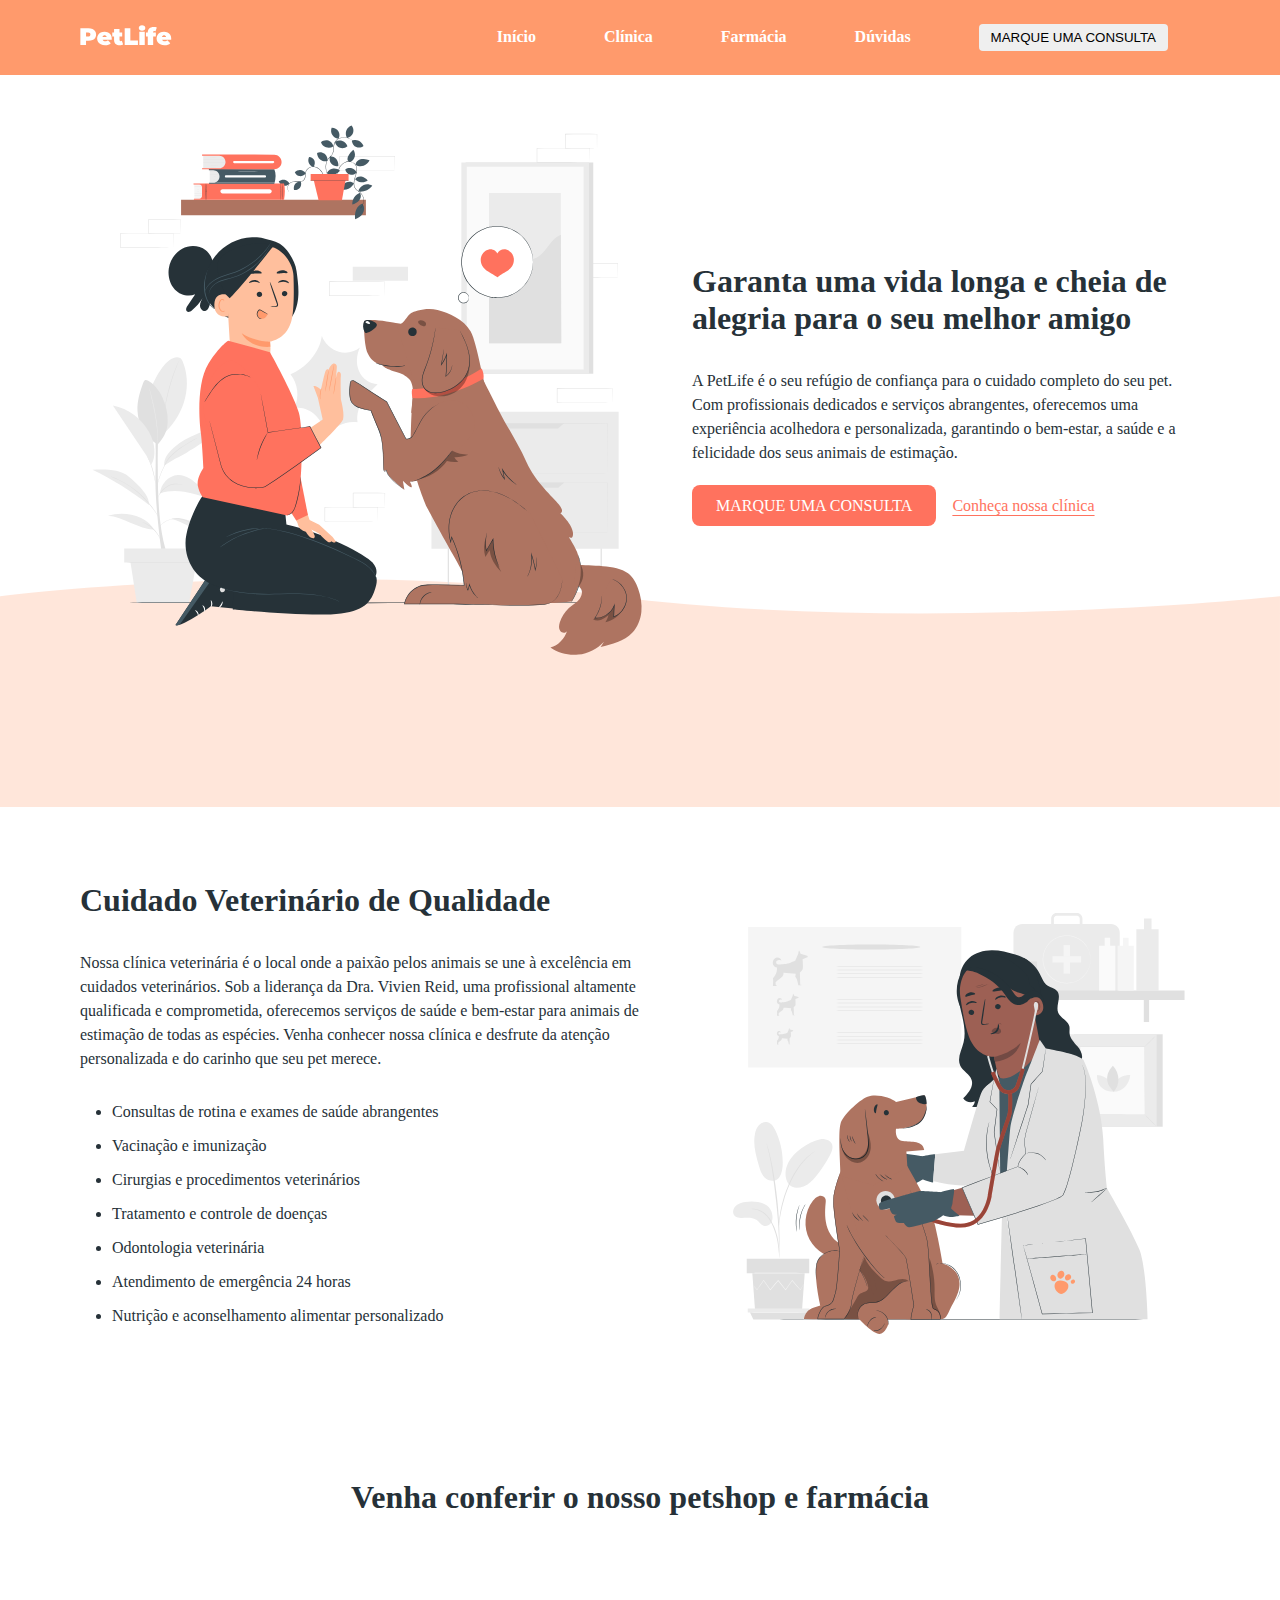
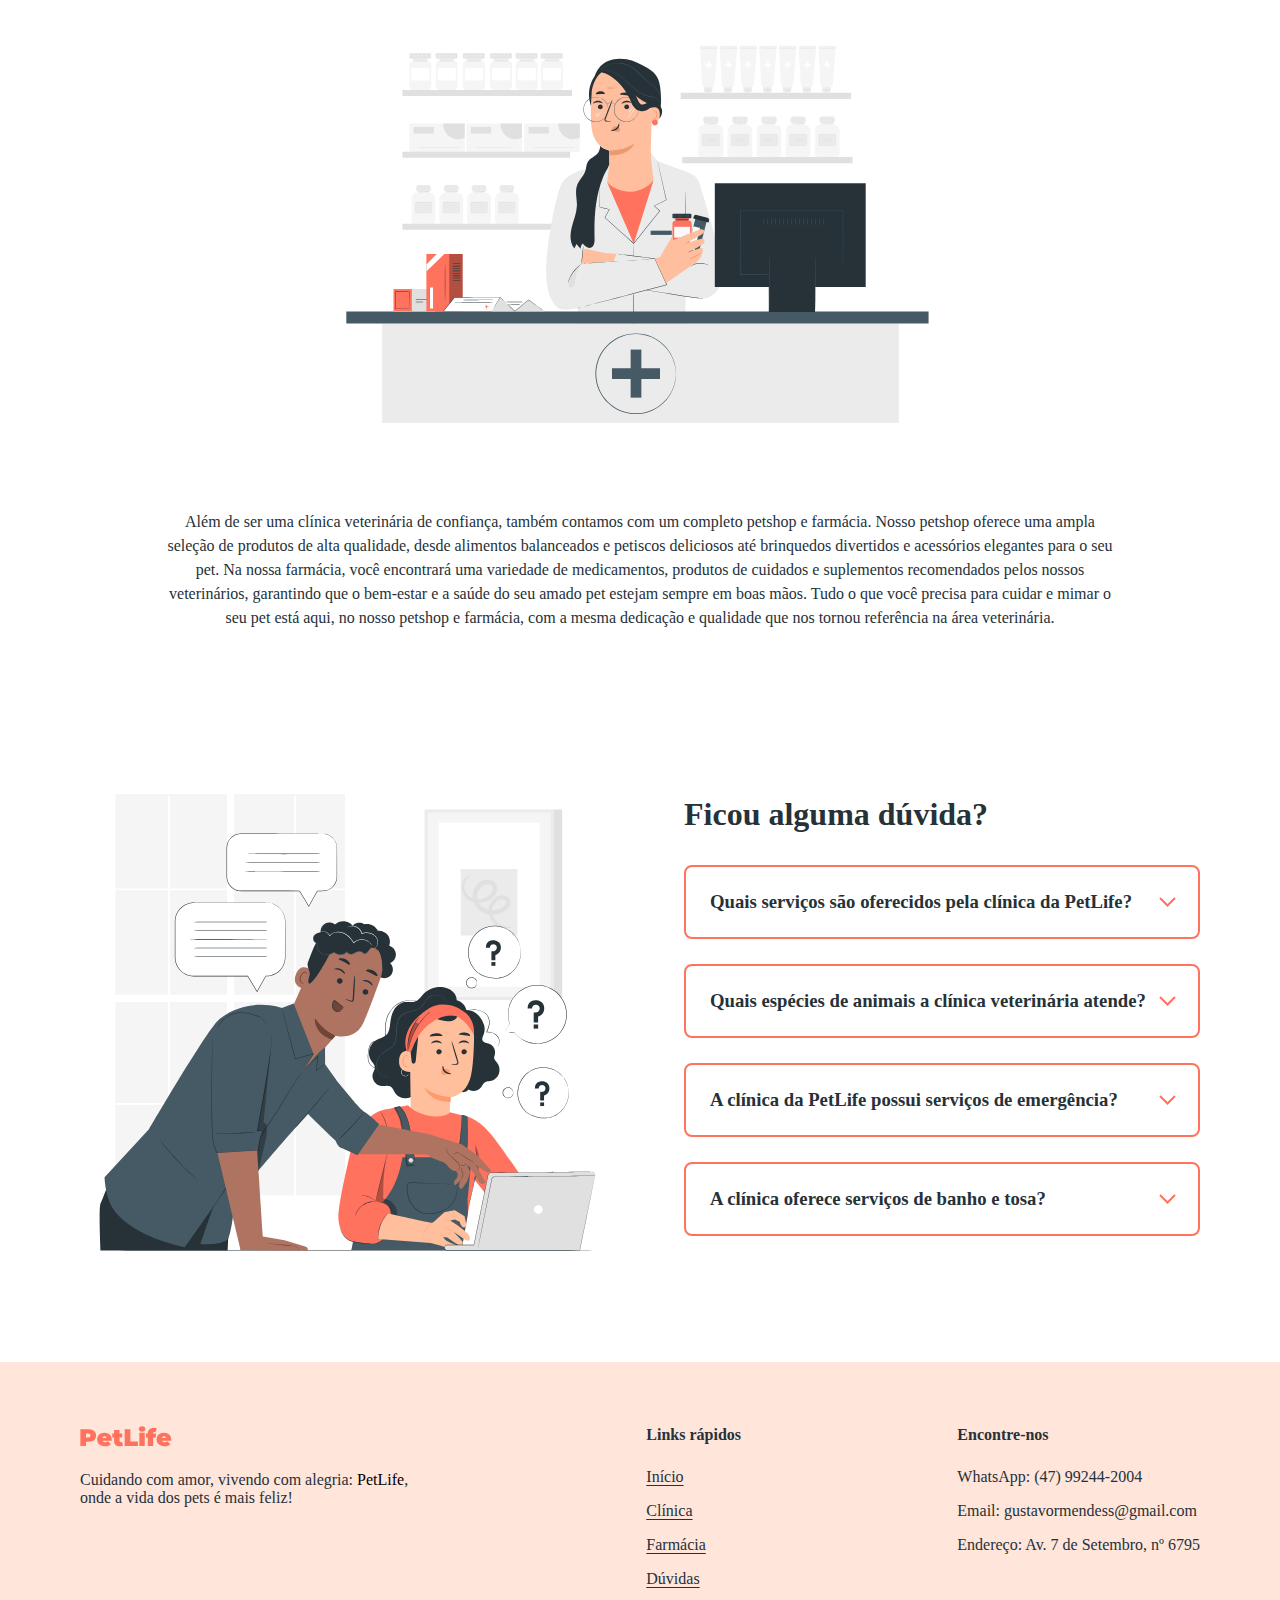
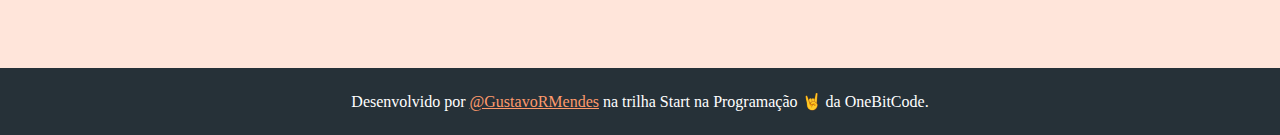
<file: index.html>
<!DOCTYPE html>
<html lang="pt-BR">

<head>
  <meta charset="UTF-8">
  <meta name="viewport" content="width=device-width, initial-scale=1.0">
  <title>PETLIFE</title>
  <link rel="stylesheet" href="./styles.css">
</head>

<body>
  <header>
    <a href="/index.html">
      <img src="./img/logo-white.svg" alt="logo">
    </a>
    <nav class='navbar'>
      <a href="#inicio">Início</a>
      <a href="#clinica">Clínica</a>
      <a href="#farmacia">Farmácia</a>
      <a href="#duvidas">Dúvidas</a>
      <a href="#inicio"><button class="button-nav">MARQUE UMA CONSULTA</button></a>
    </nav>
  </header>
  <main>
    <section id="inicio">
      <img src="./img/start-img.svg" alt="start" width="580" height="580">
      <div>
        <h1>Garanta uma vida longa e cheia de alegria para o seu melhor amigo</h1>
        <p class='paragrafo'> A PetLife é o seu refúgio de confiança para o cuidado completo do seu pet. Com profissionais dedicados e serviços abrangentes, oferecemos uma experiência acolhedora e personalizada, garantindo o bem-estar, a saúde e a felicidade dos seus animais de estimação.</p>
        <a class="botao" href="https://wa.me/5547992442004" target="_blank">MARQUE UMA CONSULTA</a>
        <a class="botao-transparente" href="#clinica">Conheça nossa clínica</a>
      </div>
      <img src="/img/shape.svg" alt="shape" class="absolute">
    </section>
    <section id="clinica">
      <div>
        <h2>Cuidado Veterinário de Qualidade</h2>
        <p class="paragrafo">
          Nossa clínica veterinária é o local onde a paixão pelos animais se une à excelência em cuidados veterinários.
          Sob a liderança da Dra. Vivien Reid, uma profissional altamente qualificada e comprometida, oferecemos
          serviços
          de saúde e bem-estar para animais de estimação de todas as espécies. Venha conhecer nossa clínica e desfrute
          da
          atenção personalizada e do carinho que seu pet merece.
        </p>
        <ul>
          <li>Consultas de rotina e exames de saúde abrangentes</li>
          <li>Vacinação e imunização</li>
          <li>Cirurgias e procedimentos veterinários</li>
          <li>Tratamento e controle de doenças</li>
          <li>Odontologia veterinária</li>
          <li>Atendimento de emergência 24 horas</li>
          <li>Nutrição e aconselhamento alimentar personalizado</li>
        </ul>
      </div>
      <img src="img/clinic-img.svg" alt="imagem da clínica" width="480" height="480" loading="lazy">
    </section>
    <section id="farmacia">
      <h2>Venha conferir o nosso petshop e farmácia</h2>
      <img src="img/shop-img.svg" alt="" width="645" height="430" loading="lazy">
      <p class="paragrafo">
        Além de ser uma clínica veterinária de confiança, também contamos com um completo petshop e farmácia. Nosso
        petshop oferece uma ampla seleção de produtos de alta qualidade, desde alimentos balanceados e petiscos
        deliciosos até brinquedos divertidos e acessórios elegantes para o seu pet. Na nossa farmácia, você encontrará
        uma variedade de medicamentos, produtos de cuidados e suplementos recomendados pelos nossos veterinários,
        garantindo que o bem-estar e a saúde do seu amado pet estejam sempre em boas mãos. Tudo o que você precisa para
        cuidar e mimar o seu pet está aqui, no nosso petshop e farmácia, com a mesma dedicação e qualidade que nos
        tornou referência na área veterinária.
      </p>
    </section>
    <section id="duvidas">
      <img src="img/faq-img.svg" alt="" width="540" height="540" loading="lazy">
      <div>
        <h2>Ficou alguma dúvida?</h2>
        <div class="duvida">
          <h3>Quais serviços são oferecidos pela clínica da PetLife?</h3>
          <img src="img/arrow-down.svg" alt="">
          <p class="paragrafo">
            A clínica da PetLife oferece uma ampla gama de serviços, incluindo consultas de rotina, vacinação,
            cirurgias,
            tratamento de doenças, cuidados odontológicos, atendimento de emergência 24 horas, programas de prevenção de
            pulgas, carrapatos e vermes, entre outros. Nosso objetivo é fornecer cuidados abrangentes e personalizados
            para garantir a saúde e o bem-estar do seu pet.
          </p>
        </div>
        <div class="duvida">
          <h3>Quais espécies de animais a clínica veterinária atende?</h3>
          <img src="img/arrow-down.svg" alt="">
          <p class="paragrafo">
            A clínica veterinária da PetLife atende animais de estimação de todas as espécies, incluindo cães, gatos,
            pássaros, roedores e répteis. Nossos profissionais possuem conhecimento e experiência para cuidar de
            diferentes tipos de animais, oferecendo um atendimento especializado e dedicado a cada um deles.
          </p>
        </div>
        <div class="duvida">
          <h3>A clínica da PetLife possui serviços de emergência?</h3>
          <img src="img/arrow-down.svg" alt="">
          <p class="paragrafo">
            Sim, a clínica veterinária da PetLife oferece serviços de emergência 24 horas. Se o seu animal de estimação
            precisar de atendimento veterinário imediato fora do horário de expediente, nossa equipe está pronta para
            ajudar, fornecendo cuidados urgentes e tratamento adequado para garantir o bem-estar do seu pet.
          </p>
        </div>
        <div class="duvida">
          <h3>A clínica oferece serviços de banho e tosa?</h3>
          <img src="img/arrow-down.svg" alt="">
          <p class="paragrafo">
            Sim, a clínica veterinária da PetLife oferece serviços profissionais de banho e tosa. Nossa equipe de
            profissionais experientes garante que seu pet receba cuidados adequados, usando produtos de alta qualidade e
            técnicas seguras. O banho e tosa ajudam a manter a higiene, a saúde da pele e pelagem do seu pet, além de
            proporcionar uma experiência relaxante e agradável para eles.
          </p>
        </div>
      </div>
    </section>
  </main>
  <footer>
    <div>
      <a href="#inicio" style="width: 100px;">
        <img src="img/logo.svg" alt="PetLife">
      </a>
      <p>Cuidando com amor, vivendo com alegria: <span>PetLife</span>, onde a vida dos pets é mais feliz!</p>
    </div>
    <div>
      <strong class="titulo">Links rápidos</strong>
      <a href="#inicio">Início</a>
      <a href="#clinica">Clínica</a>
      <a href="#farmacia">Farmácia</a>
      <a href="#duvidas">Dúvidas</a>
    </div>
    <div>
      <strong class="titulo">Encontre-nos</strong>
      <p>WhatsApp: (47) 99244-2004</p>
      <p>Email: gustavormendess@gmail.com</p>
      <p>Endereço: Av. 7 de Setembro, nº 6795</p>
    </div>
  </footer>
  <div id="copyright">
    Desenvolvido por <a href="https://github.com/GustavoRMendes" target="_blank">@GustavoRMendes</a> na trilha Start na Programação 🤘 da OneBitCode.
  </div>
  <script src="./index.js"></script>
</body>

</html>
</file>
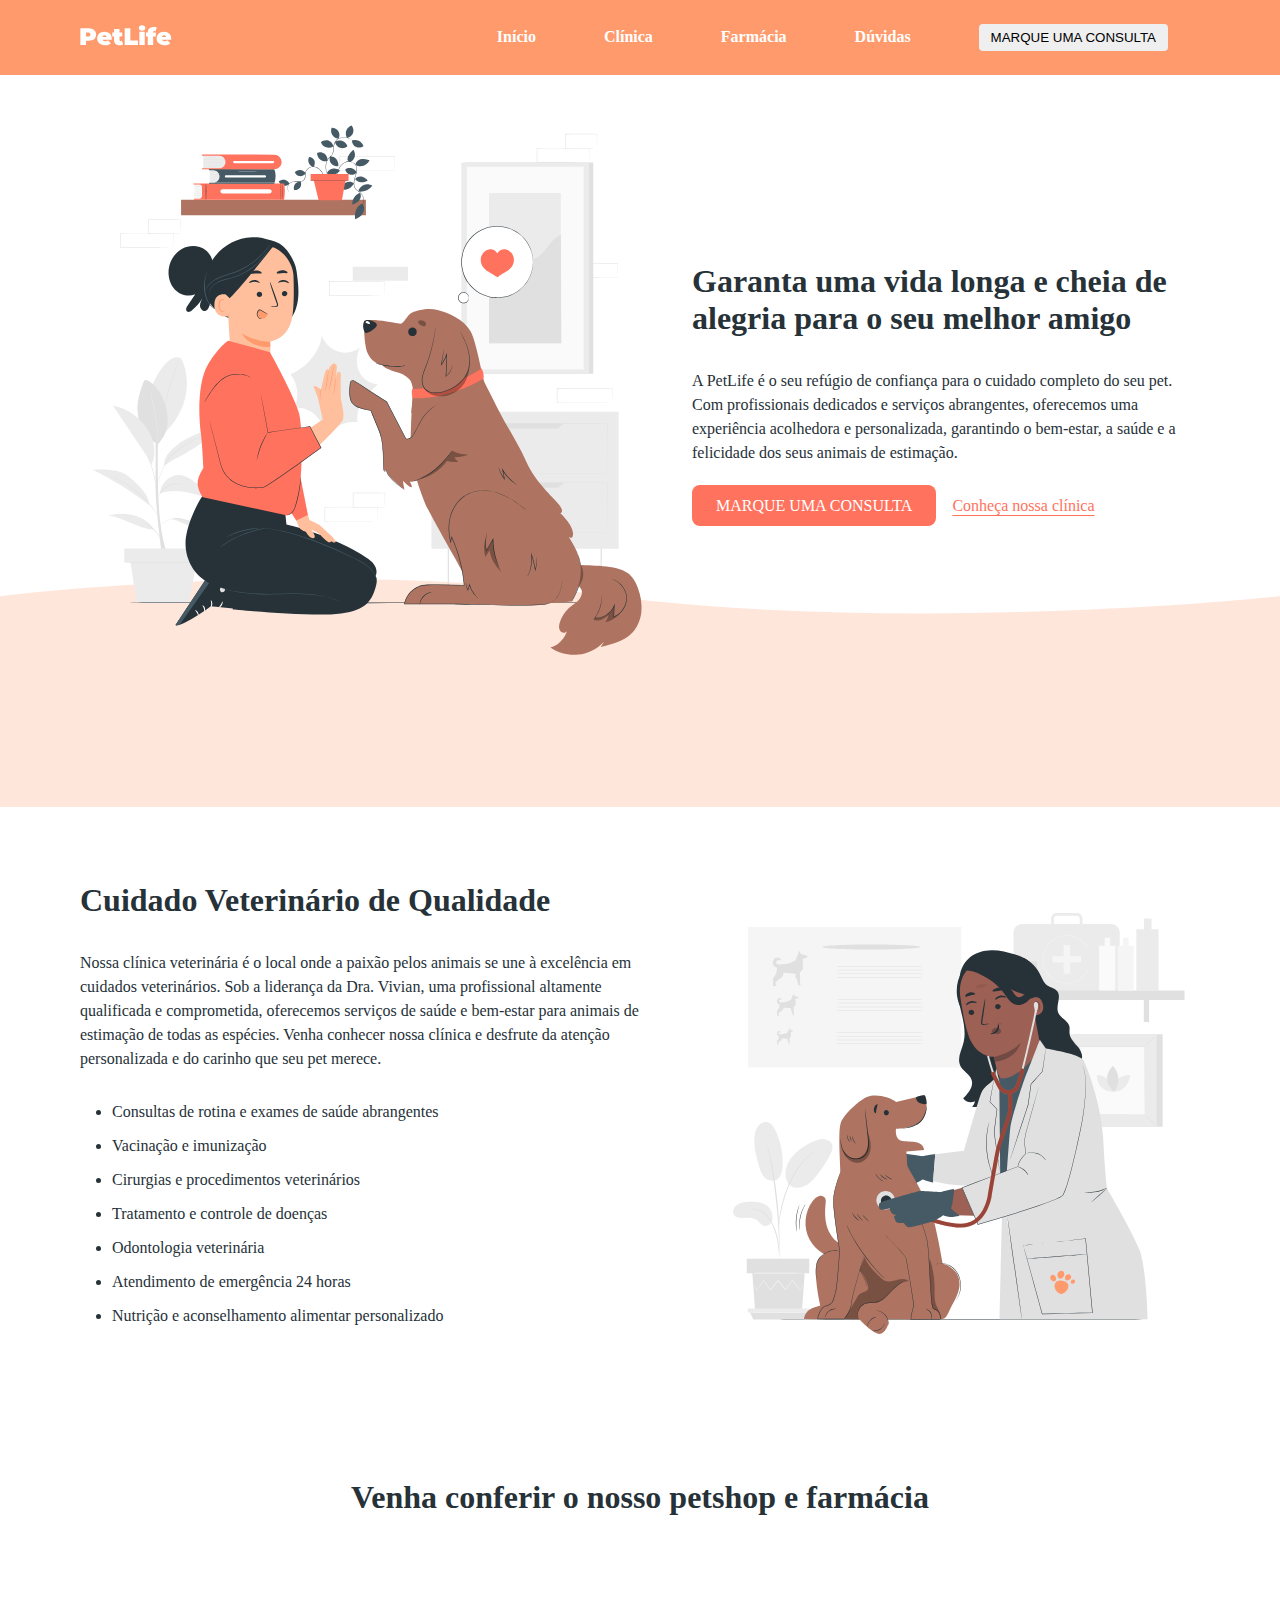
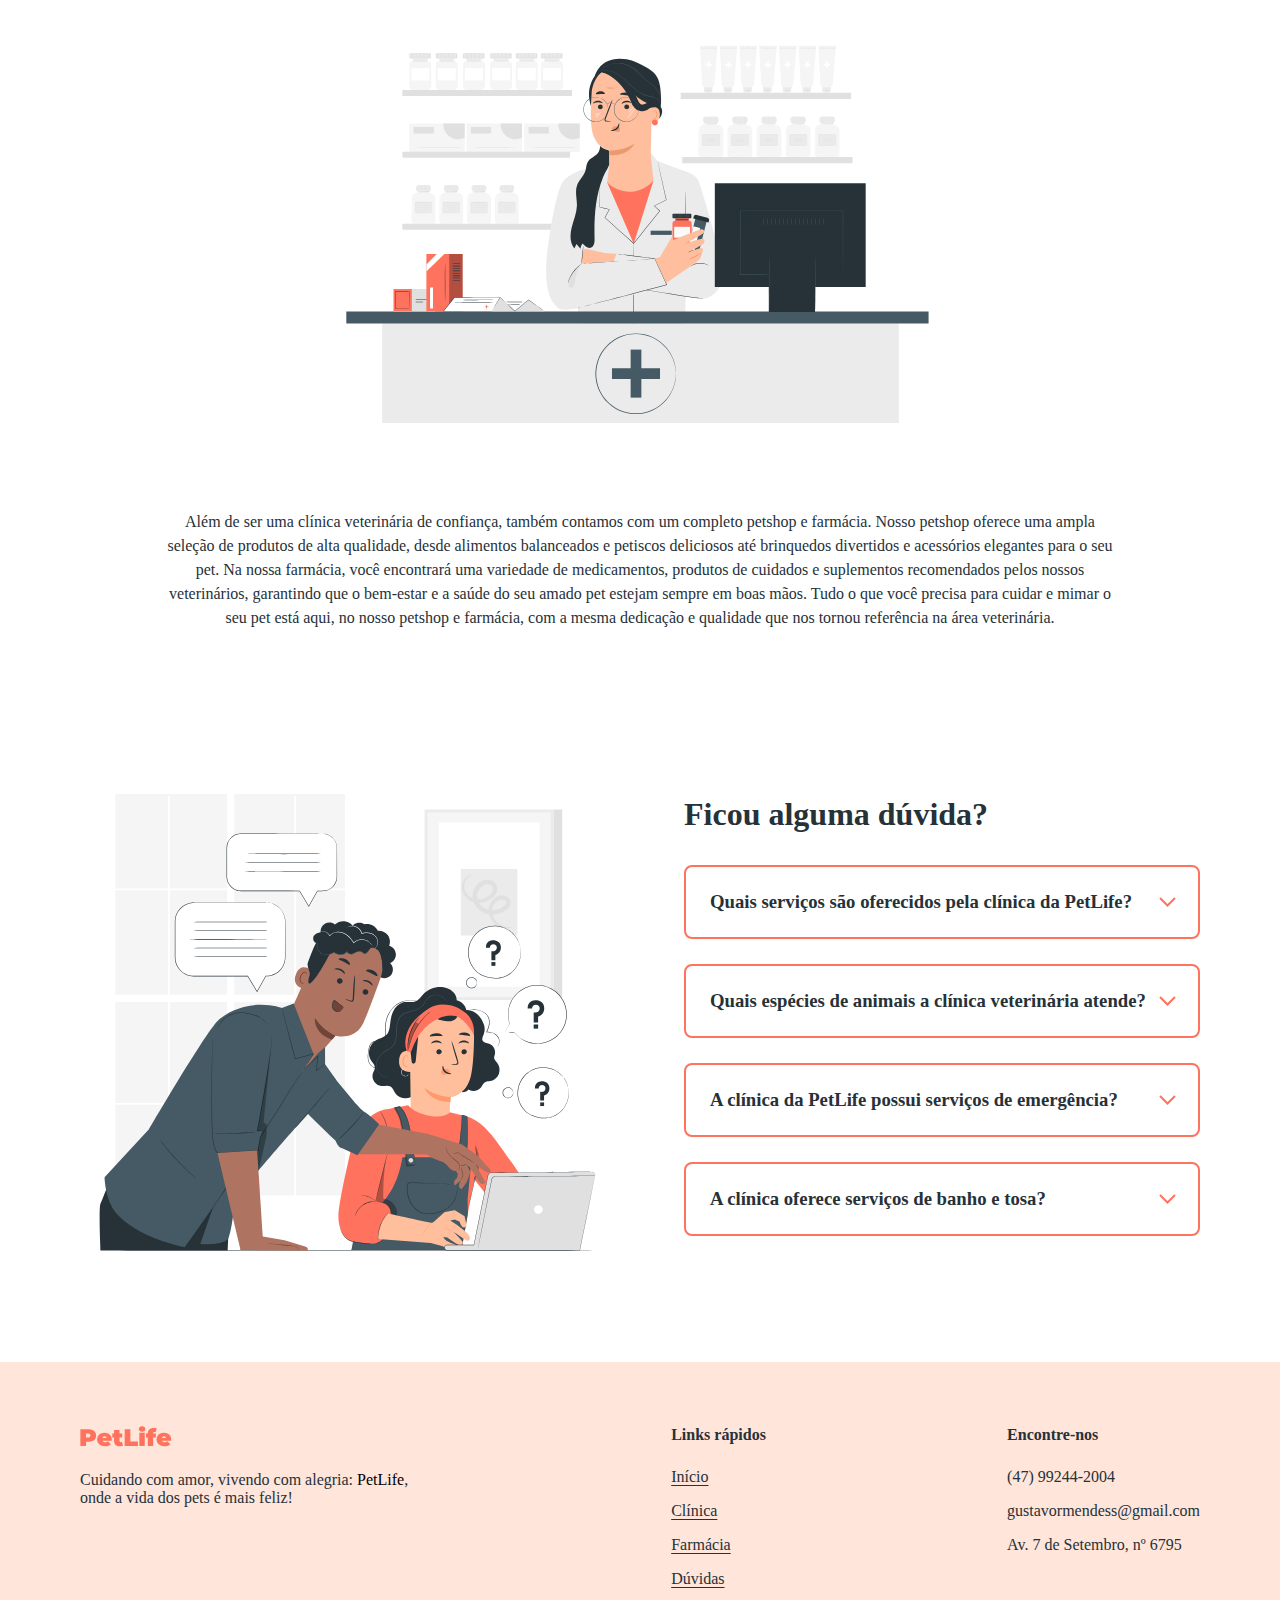
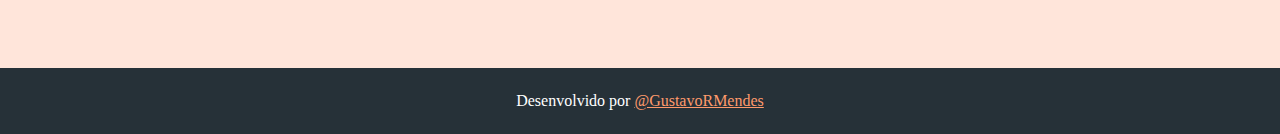
<file: petlife/index.html>
<!DOCTYPE html>
<html lang="pt-BR">

<head>
  <meta charset="UTF-8">
  <meta name="viewport" content="width=device-width, initial-scale=1.0">
  <title>PET</title>
  <link rel="stylesheet" href="styles/styles.css">
</head>

<body>
  <header class="header">
    <a href="/index.html">
      <img src="./img/logo-white.svg" alt="logo">
    </a>
    <nav class='navbar'>
      <a href="#inicio">Início</a>
      <a href="#clinica">Clínica</a>
      <a href="#farmacia">Farmácia</a>
      <a href="#duvidas">Dúvidas</a>
      <a href="#inicio"><button class="button-nav">MARQUE UMA CONSULTA</button></a>
    </nav>
  </header>
  <main class="main">
    <section id="inicio">
      <img src="./img/start-img.svg" alt="start" width="580" height="580">
      <div>
        <h1 class="titulo">Garanta uma vida longa e cheia de alegria para o seu melhor amigo</h1>
        <p class='paragrafo'> A PetLife é o seu refúgio de confiança para o cuidado completo do seu pet. Com profissionais dedicados e serviços abrangentes, oferecemos uma experiência acolhedora e personalizada, garantindo o bem-estar, a saúde e a felicidade dos seus animais de estimação.</p>
        <a class="botao" href="https://wa.me/5547992442004" target="_blank">MARQUE UMA CONSULTA</a>
        <a class="botao-transparente" href="#clinica">Conheça nossa clínica</a>
      </div>
      <img src="img/shape.svg" alt="shape" class="absolute">
    </section>
    <section id="clinica">
      <div>
        <h2 class="subtitulo">Cuidado Veterinário de Qualidade</h2>
        <p class="paragrafo">
          Nossa clínica veterinária é o local onde a paixão pelos animais se une à excelência em cuidados veterinários.
          Sob a liderança da Dra. Vivian, uma profissional altamente qualificada e comprometida, oferecemos
          serviços
          de saúde e bem-estar para animais de estimação de todas as espécies. Venha conhecer nossa clínica e desfrute
          da
          atenção personalizada e do carinho que seu pet merece.
        </p>
        <ul class="lista">
          <li class="item">Consultas de rotina e exames de saúde abrangentes</li>
          <li class="item">Vacinação e imunização</li>
          <li class="item">Cirurgias e procedimentos veterinários</li>
          <li class="item">Tratamento e controle de doenças</li>
          <li class="item">Odontologia veterinária</li>
          <li class="item">Atendimento de emergência 24 horas</li>
          <li class="item">Nutrição e aconselhamento alimentar personalizado</li>
        </ul>
      </div>
      <img src="img/clinic-img.svg" alt="imagem da clínica" width="480" height="480" loading="lazy" class="clinic-img">
    </section>
    <section id="farmacia">
      <h2 class="h2-informativo">Venha conferir o nosso petshop e farmácia</h2>
      <img src="img/shop-img.svg" alt="" width="645" height="430" loading="lazy" class="shop-img">
      <p class="paragrafo">
        Além de ser uma clínica veterinária de confiança, também contamos com um completo petshop e farmácia. Nosso
        petshop oferece uma ampla seleção de produtos de alta qualidade, desde alimentos balanceados e petiscos
        deliciosos até brinquedos divertidos e acessórios elegantes para o seu pet. Na nossa farmácia, você encontrará
        uma variedade de medicamentos, produtos de cuidados e suplementos recomendados pelos nossos veterinários,
        garantindo que o bem-estar e a saúde do seu amado pet estejam sempre em boas mãos. Tudo o que você precisa para
        cuidar e mimar o seu pet está aqui, no nosso petshop e farmácia, com a mesma dedicação e qualidade que nos tornou referência na área veterinária.
      </p>
    </section>
    <section id="duvidas">
      <img src="img/faq-img.svg" alt="" width="540" height="540" loading="lazy" class="faq-img">
      <div>
        <h2 class="h2-duvida">Ficou alguma dúvida?</h2>
        <div class="duvida">
          <h3 class="subtitulo-h3">Quais serviços são oferecidos pela clínica da PetLife?</h3>
          <img src="img/arrow-down.svg" alt="" class="arrow-img">
          <p class="paragrafo">
            A clínica da PetLife oferece uma ampla gama de serviços, incluindo consultas de rotina, vacinação,cirurgias,tratamento de doenças, cuidados odontológicos, atendimento de emergência 24 horas, programas de prevenção de pulgas, carrapatos e vermes, entre outros. Nosso objetivo é fornecer cuidados abrangentes e personalizados para garantir a saúde e o bem-estar do seu pet.
          </p>
        </div>
        <div class="duvida">
          <h3>Quais espécies de animais a clínica veterinária atende?</h3>
          <img src="img/arrow-down.svg" alt="seta" class="arrow-img">
          <p class="paragrafo">A clínica veterinária da PetLife atende animais de estimação de todas as espécies, incluindo cães, gatos,pássaros, roedores e répteis. Nossos profissionais possuem conhecimento e experiência para cuidar de diferentes tipos de animais, oferecendo um atendimento especializado e dedicado a cada um deles.
          </p>
        </div>
        <div class="duvida">
          <h3 class="subtitulo-h3">A clínica da PetLife possui serviços de emergência?</h3>
          <img src="img/arrow-down.svg" alt="seta" class="arrow-img">
          <p class="paragrafo"> Sim, a clínica veterinária da PetLife oferece serviços de emergência 24 horas. Se o seu animal de estimação precisar de atendimento veterinário imediato fora do horário de expediente, nossa equipe está pronta para ajudar, fornecendo cuidados urgentes e tratamento adequado para garantir o bem-estar do seu pet.
          </p>
        </div>
        <div class="duvida">
          <h3 class="subtitulo-h3">A clínica oferece serviços de banho e tosa?</h3>
          <img src="img/arrow-down.svg" alt="" class="arrow-img">
          <p class="paragrafo"> Sim, a clínica veterinária da PetLife oferece serviços profissionais de banho e tosa. Nossa equipe de profissionais experientes garante que seu pet receba cuidados adequados, usando produtos de alta qualidade e técnicas seguras. O banho e tosa ajudam a manter a higiene, a saúde da pele e pelagem do seu pet, além de proporcionar uma experiência relaxante e agradável para eles.
          </p>
        </div>
      </div>
    </section>
  </main>
  <footer class="footer">
    <div>
      <a href="#inicio" style="width: 100px;">
        <img src="img/logo.svg" alt="PetLife">
      </a>
      <p>Cuidando com amor, vivendo com alegria: <span>PetLife</span>, onde a vida dos pets é mais feliz!</p>
    </div>
    <div>
      <strong class="titulo">Links rápidos</strong>
      <a href="#inicio">Início</a>
      <a href="#clinica">Clínica</a>
      <a href="#farmacia">Farmácia</a>
      <a href="#duvidas">Dúvidas</a>
    </div>
    <div>
      <strong class="titulo">Encontre-nos</strong>
      <p>(47) 99244-2004</p>
      <p>gustavormendess@gmail.com</p>
      <p>Av. 7 de Setembro, nº 6795</p>
    </div>
  </footer>
  <div id="copyright">
    Desenvolvido por <a href="https://github.com/GustavoRMendes" target="_blank">@GustavoRMendes</a>
  </div>
  <script src="script/index.js"></script>
</body>

</html>
</file>
<file: styles.css>
* {
  padding: 0;
  margin: 0;
  box-sizing: border-box;
}

body {
  color: #263138;
}
header {
  background-color: #ff9a6c;
  padding: 24px 80px 24px 80px;
  display: flex;
  justify-content: space-between;
  align-items: center;
}

.navbar a {
  color: white;
  text-decoration: none;
  padding: 32px;
  font-weight: 600;
}

#inicio {
  display: flex;
  align-items: center;
  gap: 32px;
  padding: 24px 80px 128px 80px;
  position: relative;
}
h1,
h2 {
  font-weight: 600;
  font-size: 32px;
  margin-bottom: 32px;
}
.paragrafo {
  line-height: 150%;
  margin-bottom: 32px;
}
.botao {
  background-color: #ff725e;
  padding: 12px 24px;
  color: #ffffff;
  border-radius: 8px;
  text-decoration: none;
}

.botao-transparente {
  background-color: transparent;
  color: #ff725e;
  padding: 6px 12px;
  text-underline-offset: 4px;
}
.absolute {
  position: absolute;
  bottom: 0;
  left: 0;
  width: 100%;
  z-index: -10;
}
#clinica {
  display: flex;
  align-items: center;
  gap: 64px;
  padding: 64px 80px;
}
#clinica li {
  margin-bottom: 16px;
  margin-left: 32px;
}

#farmacia {
  padding: 64px 80px;
  text-align: center;
}

#farmacia img {
  margin: 64px auto;
}

#farmacia .paragrafo {
  max-width: 950px;
  margin: 0 auto;
}

#duvidas {
  display: flex;
  align-items: center;
  gap: 64px;
  padding: 64px 80px;
}
.duvida {
  position: relative;
}
.duvida h3 {
  border: 2px solid #ff725e;
  border-radius: 8px;
  cursor: pointer;
  padding: 24px;
}

.duvida img {
  position: absolute;
  top: 32px;
  right: 24px;
}
.duvida .paragrafo {
  border-right: 1px solid #ff725e;
  border-left: 1px solid #ff725e;
  border-bottom: 1px solid #ff725e;
  border-radius: 0 0 8px 8px;
  margin-top: -8px;
  padding: 0 24px;
  height: 0;
  overflow: hidden;
  opacity: 0;
  transition: 0.2s;
}
.duvida.ativa .paragrafo {
  height: fit-content;
  opacity: 1;
  padding: 24px;
}
footer {
  background-color: rgba(255, 152, 108, 0.25);
  display: flex;
  justify-content: space-between;
  gap: 100px;
  padding: 64px 80px;
}

footer img,
footer .titulo {
  font-weight: 600;
  margin: 0 0px 24px 0px;
  display: block;
}
footer p {
  margin-bottom: 16px;
  max-width: 350px;
}
footer a {
  color: #263138;
  display: block;
  margin-bottom: 16px;
  text-decoration: underline;
  text-underline-offset: 3px;
}
#copyright {
  background-color: #263138;
  text-align: center;
  padding: 24px;
  color: #ffffff;
}

#copyright a {
  color: #ff9a6c;
}

span {
  color: black;
}

.button-nav {
  padding: 6px 12px;
  border: none;
  border-radius: 4px;
}
</file>
<file: petlife/styles/styles.css>
* {
  padding: 0;
  margin: 0;
  box-sizing: border-box;
}

body {
  color: #263138;
}
header {
  background-color: #ff9a6c;
  padding: 24px 80px 24px 80px;
  display: flex;
  justify-content: space-between;
  align-items: center;
}

.navbar a {
  color: white;
  text-decoration: none;
  padding: 32px;
  font-weight: 600;
}

#inicio {
  display: flex;
  align-items: center;
  gap: 32px;
  padding: 24px 80px 128px 80px;
  position: relative;
}
h1,
h2 {
  font-weight: 600;
  font-size: 32px;
  margin-bottom: 32px;
}
.paragrafo {
  line-height: 150%;
  margin-bottom: 32px;
}
.botao {
  background-color: #ff725e;
  padding: 12px 24px;
  color: #ffffff;
  border-radius: 8px;
  text-decoration: none;
}

.botao-transparente {
  background-color: transparent;
  color: #ff725e;
  padding: 6px 12px;
  text-underline-offset: 4px;
}
.absolute {
  position: absolute;
  bottom: 0;
  left: 0;
  width: 100%;
  z-index: -10;
}
#clinica {
  display: flex;
  align-items: center;
  gap: 64px;
  padding: 64px 80px;
}
#clinica li {
  margin-bottom: 16px;
  margin-left: 32px;
}

#farmacia {
  padding: 64px 80px;
  text-align: center;
}

#farmacia img {
  margin: 64px auto;
}

#farmacia .paragrafo {
  max-width: 950px;
  margin: 0 auto;
}

#duvidas {
  display: flex;
  align-items: center;
  gap: 64px;
  padding: 64px 80px;
}
.duvida {
  position: relative;
}
.duvida h3 {
  border: 2px solid #ff725e;
  border-radius: 8px;
  cursor: pointer;
  padding: 24px;
}

.duvida img {
  position: absolute;
  top: 32px;
  right: 24px;
}
.duvida .paragrafo {
  border-right: 1px solid #ff725e;
  border-left: 1px solid #ff725e;
  border-bottom: 1px solid #ff725e;
  border-radius: 0 0 8px 8px;
  margin-top: -8px;
  padding: 0 24px;
  height: 0;
  overflow: hidden;
  opacity: 0;
  transition: 0.2s;
}
.duvida.ativa .paragrafo {
  height: fit-content;
  opacity: 1;
  padding: 24px;
}
footer {
  background-color: rgba(255, 152, 108, 0.25);
  display: flex;
  justify-content: space-between;
  gap: 100px;
  padding: 64px 80px;
}

footer img,
footer .titulo {
  font-weight: 600;
  margin: 0 0px 24px 0px;
  display: block;
}
footer p {
  margin-bottom: 16px;
  max-width: 350px;
}
footer a {
  color: #263138;
  display: block;
  margin-bottom: 16px;
  text-decoration: underline;
  text-underline-offset: 3px;
}
#copyright {
  background-color: #263138;
  text-align: center;
  padding: 24px;
  color: #ffffff;
}

#copyright a {
  color: #ff9a6c;
}

span {
  color: black;
}

.button-nav {
  padding: 6px 12px;
  border: none;
  border-radius: 4px;
}
</file>
